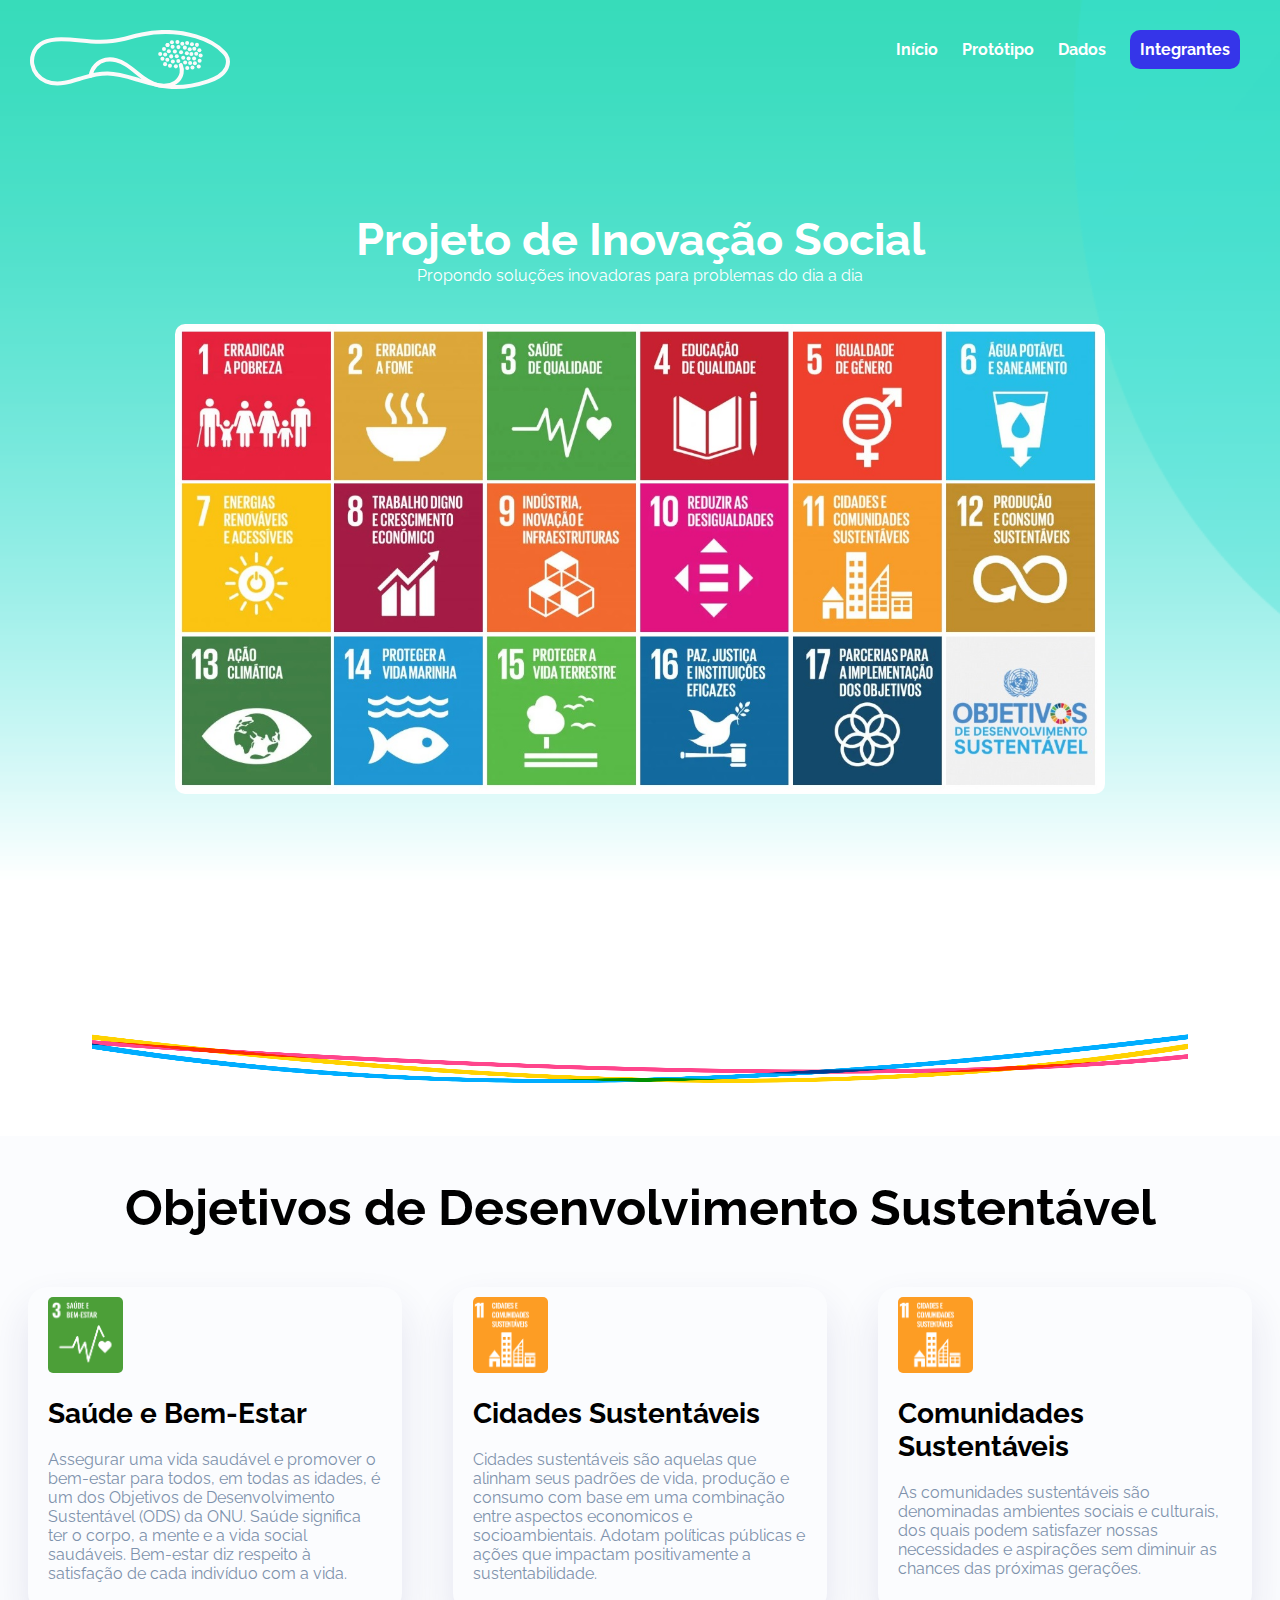
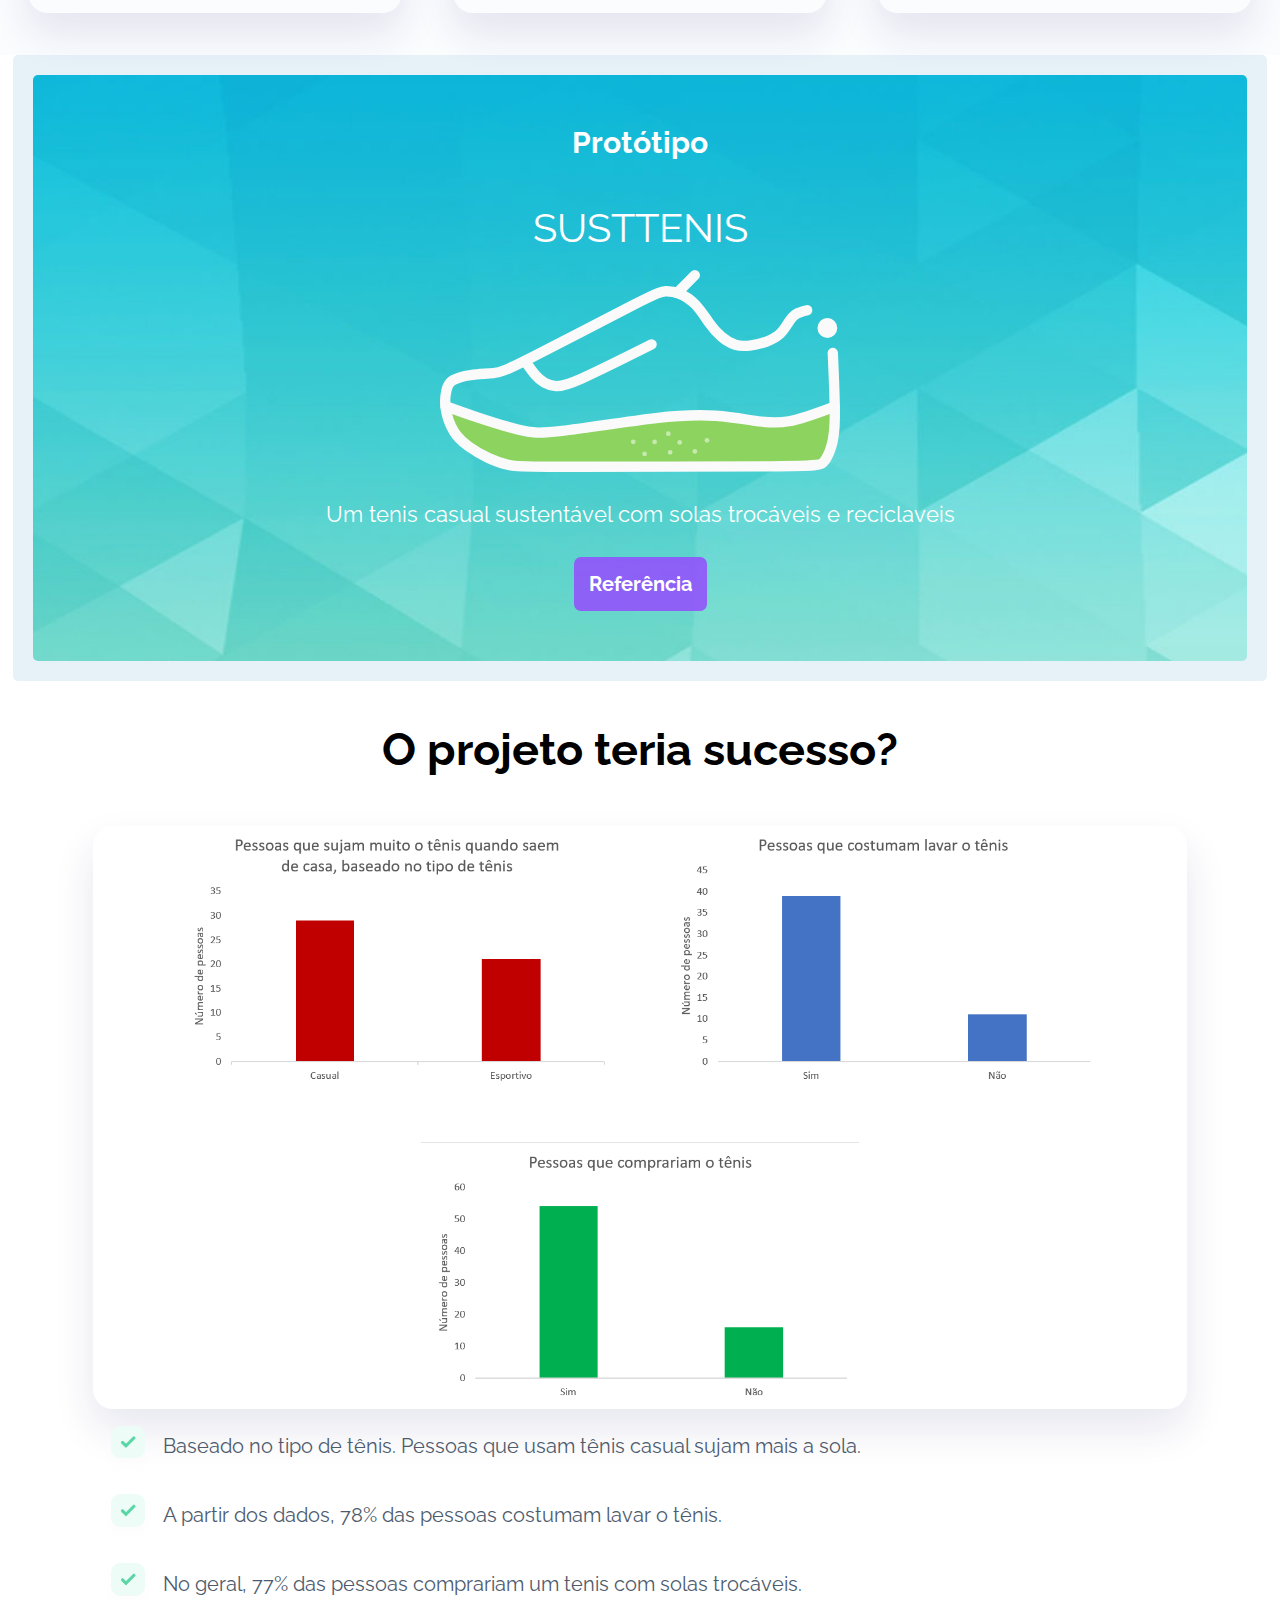
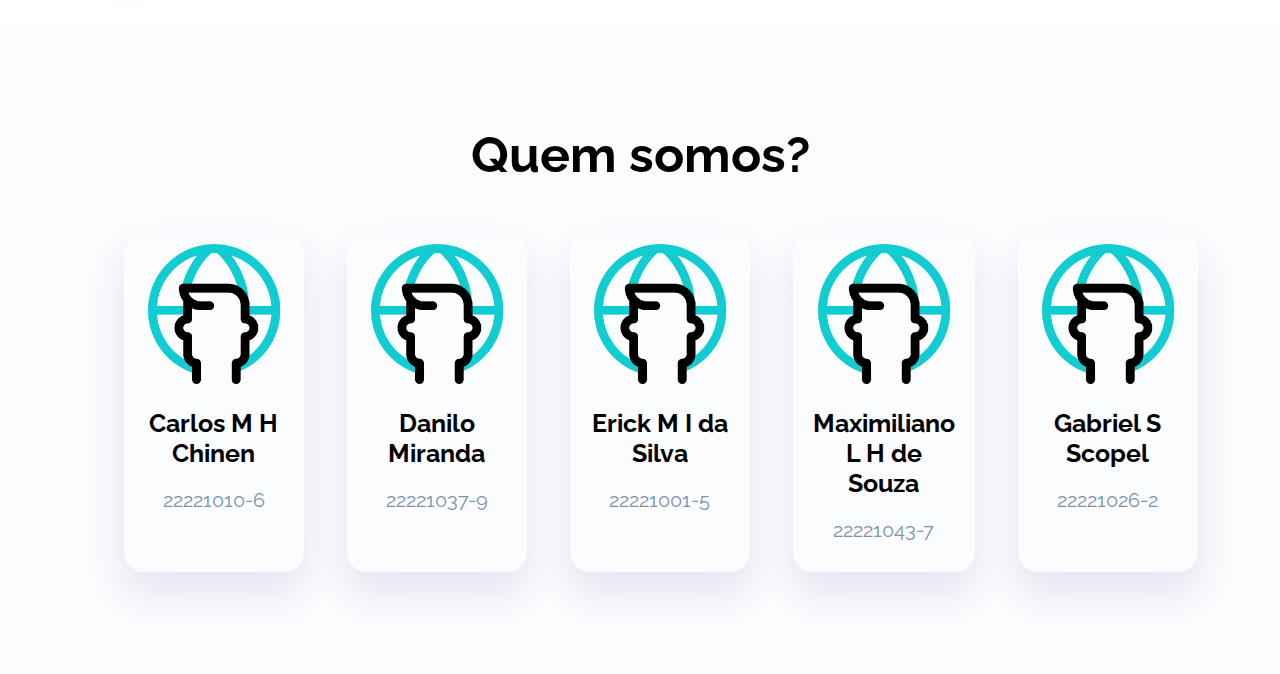
<file: index.html>
<!DOCTYPE html>
<html lang="pt-br">
<head>
    <link rel="stylesheet" href="https://stackpath.bootstrapcdn.com/font-awesome/4.7.0/css/font-awesome.min.css" integrity="sha384-wvfXpqpZZVQGK6TAh5PVlGOfQNHSoD2xbE+QkPxCAFlNEevoEH3Sl0sibVcOQVnN" crossorigin="anonymous">
    <link rel="preconnect" href="https://fonts.googleapis.com">
    <link rel="preconnect" href="https://fonts.gstatic.com" crossorigin>
    <link href="https://fonts.googleapis.com/css2?family=Raleway:wght@300;400;700&display=swap" rel="stylesheet">
    <meta charset="UTF-8">
    <meta http-equiv="X-UA-Compatible" content="IE=edge">
    <meta name="viewport" content="width=device-width, initial-scale=1.0">
    <link rel="stylesheet" href="style.css">
    <title>Projeto de inovação social</title>
</head>
<body>
    <div id="inicio"></div>

    <section class="main">

        <div class="center">
            <div class="menu">

                <div class="logo-menu">
                    <a style="text-decoration: none; font-size: 30px;" href="index.html"><img width="200px" src="logo.svg" alt=""></a>
                </div>

                <div class="items-menu">
                    <a href="#inicio">Início</a>
                    <a href="#prototipo">Protótipo</a>
                    <a href="#dados">Dados</a>
                    <a class="integrantes-btn" href="#integrantes">Integrantes</a>
                </div>

            </div> <!--MENU-->

            <div class="mockup">
                <h1>Projeto de Inovação Social</h1>
                <p>Propondo soluções inovadoras para problemas do dia a dia</p>
                <br>
                <!-- <img src="/Sources/mockup.svg" alt="mockup"> -->
                <img src="ods.jpg" alt="">
            </div> <!--MOCKUP-->

        </div> <!--CENTER-->
        
    </section> <!--MAIN-->


    <div id="Modelo"></div>
    <section class="lines">

        <div class="center">
            <img src="banner-linhas.png" alt="">
        </div> <!--CENTER-->

    </section>


    <section class="exemplos-ods">

        <div class="center">
            <h2>Objetivos de Desenvolvimento Sustentável</h2> <br><br>
            <!-- <p>Breve descricao dos exemplos bla bla bla bla bla bla bla bla bla</p> -->

            <div class="ODS">
                <div class="box-ods">
                    <img style="border-radius: 5px;" width="75px" src="ODS-3.png" alt="">
                    <h3>Saúde e Bem-Estar</h3>
                    <p>Assegurar uma vida saudável e promover o bem-estar para todos, em todas as idades, é um dos Objetivos de Desenvolvimento Sustentável (ODS) da ONU. Saúde significa ter o corpo, a mente e a vida social saudáveis. Bem-estar diz respeito à satisfação de cada indivíduo com a vida.</p>
                </div>

                <div class="box-ods">
                    <img style="border-radius: 5px;" width="75px" src="ODS-11.png" alt="">
                    <h3>Cidades Sustentáveis</h3>
                    <p>Cidades sustentáveis são aquelas que alinham seus padrões de vida, produção e consumo com base em uma combinação entre aspectos economicos e socioambientais. Adotam políticas públicas e ações que impactam positivamente a sustentabilidade.</p>
                </div>

                <div class="box-ods">
                    <img style="border-radius: 5px;" width="75px" src="ODS-11.png" alt="">
                    <h3>Comunidades Sustentáveis</h3>
                    <p>As comunidades sustentáveis são denominadas ambientes sociais e culturais, dos quais podem satisfazer nossas necessidades e aspirações sem diminuir as chances das próximas gerações.</p>
                </div>
                
            </div> <!--ODS-->
            <div id="prototipo"></div>
        </div> <!--CENTER-->
        
    </section> <!--EXEMPLOS ODS-->

    
    <section class="cta">
        
        <div class="center-cta">
            <h1>Protótipo</h1> <br>
            <h2>SUSTTENIS</h2> <br>
            <img src="tenis-modelo.svg">
            <h4>Um tenis casual sustentável com solas trocáveis e reciclaveis</h4>

            <a href="modelos.html">Referência</a>
        </div>
    </section> <!--cta-->

    <section class="dados">
        
        <div style="max-width: 1100px;" class="center">
            <h1>O projeto teria sucesso?</h1>
            <br>
            <div id="dados"></div><!--IGNORAR-->

            <div class="graficos">    
                <div class="box-graficos">
                    <img src="graph-tipotenis.png">
                    <img src="graph-lavatenis.png">
                    <img class="graph-compratenis" src="graph-compratenis.png">
                </div>
            </div>

            <div class="lista-checklist">
                
                <p><img src="checklist.png" alt=""><span>Baseado no tipo de tênis. Pessoas que usam tênis casual sujam mais a sola.</span></p>

                <p><img src="checklist.png" alt=""><span>A partir dos dados, 78% das pessoas costumam lavar o tênis.</span></p>

                <p><img src="checklist.png" alt=""><span>No geral, 77% das pessoas comprariam um tenis com solas trocáveis.</span></p>

            </div>

            <!-- <div class="img-dados">
                <img src="/CSS/Sources/graphs-foodwaste.png" alt="">
            </div> -->
        </div> <!--CENTER-->

    </section> <!--DADOS-->


    <div id="integrantes"></div>
    <section class="quem-somos">

        <div class="center">
            <h2>Quem somos?</h2> <br><br>

            <div class="integrantes">
                <div class="box-integrantes">
                    <img width="140px" src="pessoa.png" alt="">
                    <h4>Carlos M H Chinen</h4>
                    <p>22221010-6</p>
                </div>

                <div class="box-integrantes">
                    <img width="140px" src="pessoa.png" alt="">
                    <h4>Danilo Miranda</h4>
                    <p>22221037-9</p>
                </div>

                <div class="box-integrantes">
                    <img width="140px" src="pessoa.png" alt="">
                    <h4>Erick M I da Silva</h4>
                    <p>22221001-5</p>
                </div>

                <div class="box-integrantes">
                    <img width="140px" src="pessoa.png" alt="">
                    <h4>Maximiliano L H de Souza</h4>
                    <p>22221043-7</p>
                </div>

                <div class="box-integrantes">
                    <img width="140px" src="pessoa.png" alt="">
                    <h4>Gabriel S Scopel</h4>
                    <p>22221026-2</p>
                </div>

            </div> <!--diferenciais-->
        </div> <!--CENTER-->

    </section> <!--porque nos-->

    <script src="sliders.js"></script>

</body>
</html>
</file>
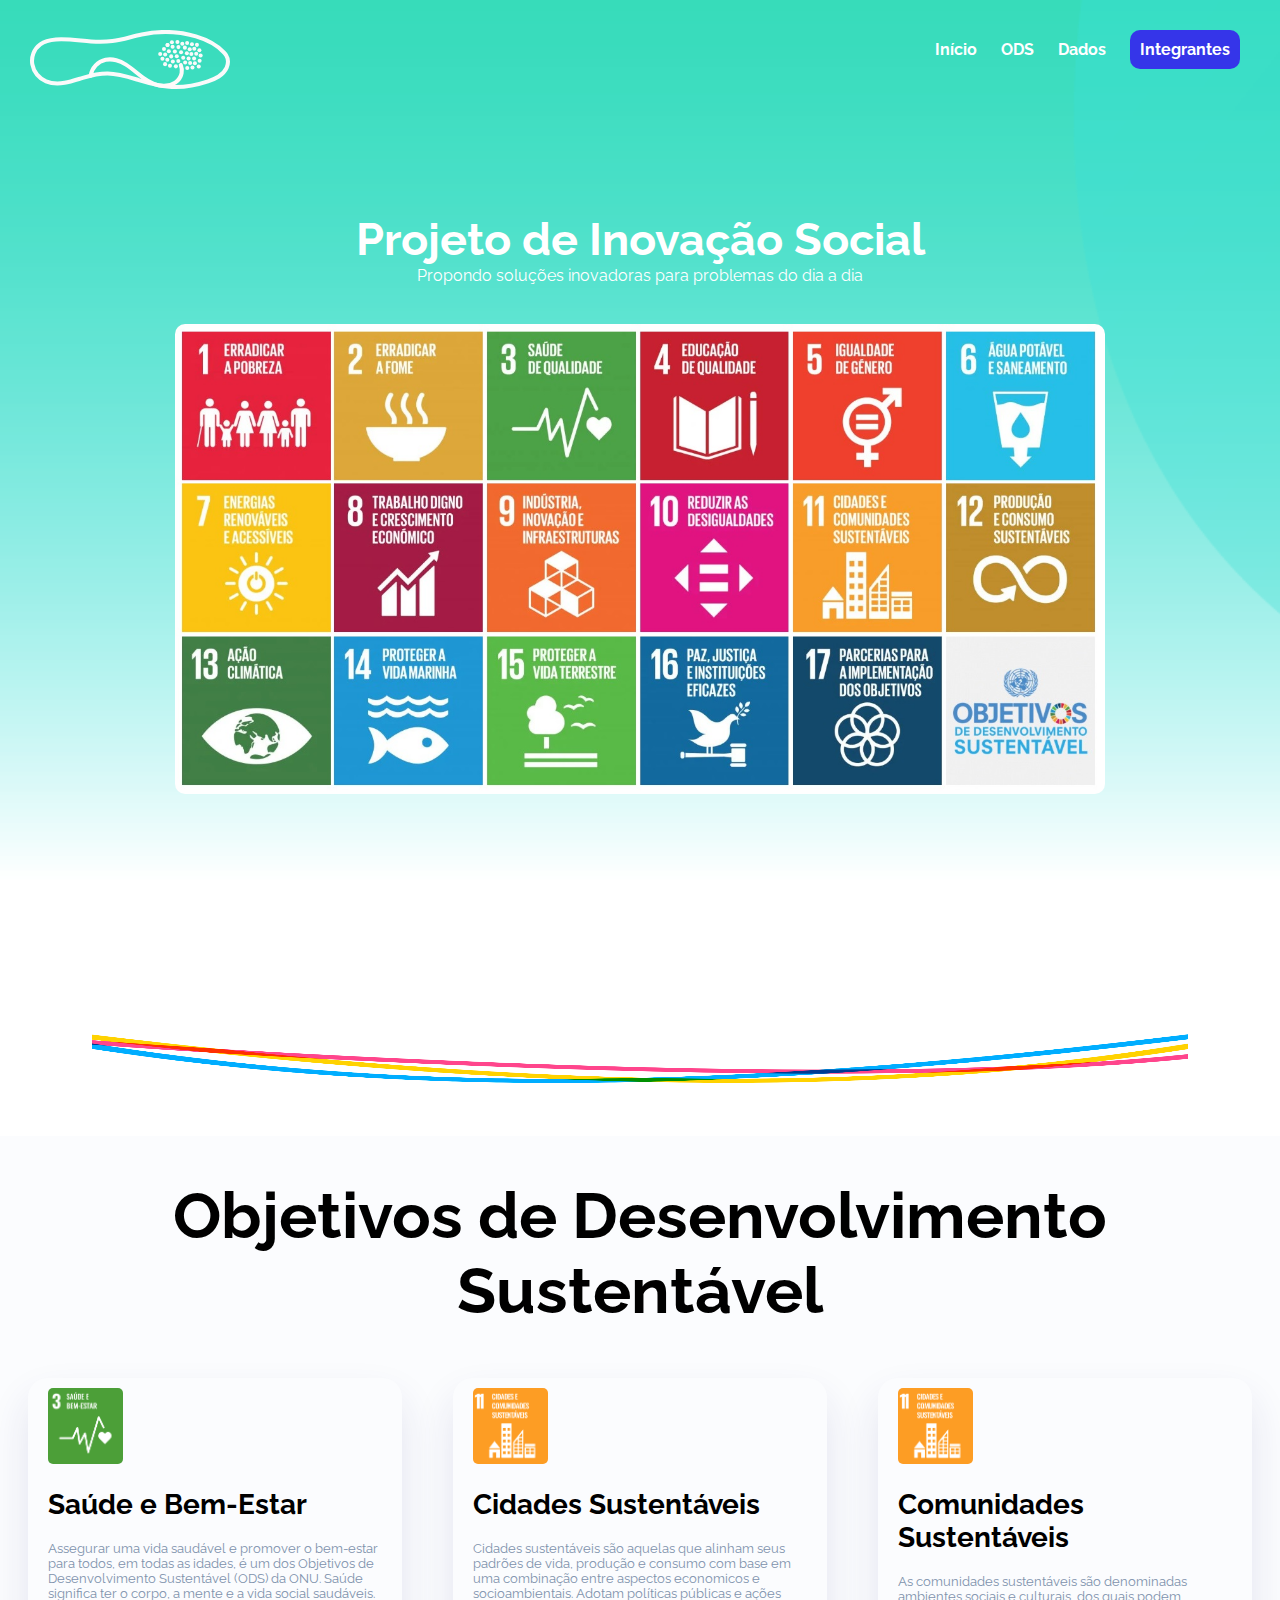
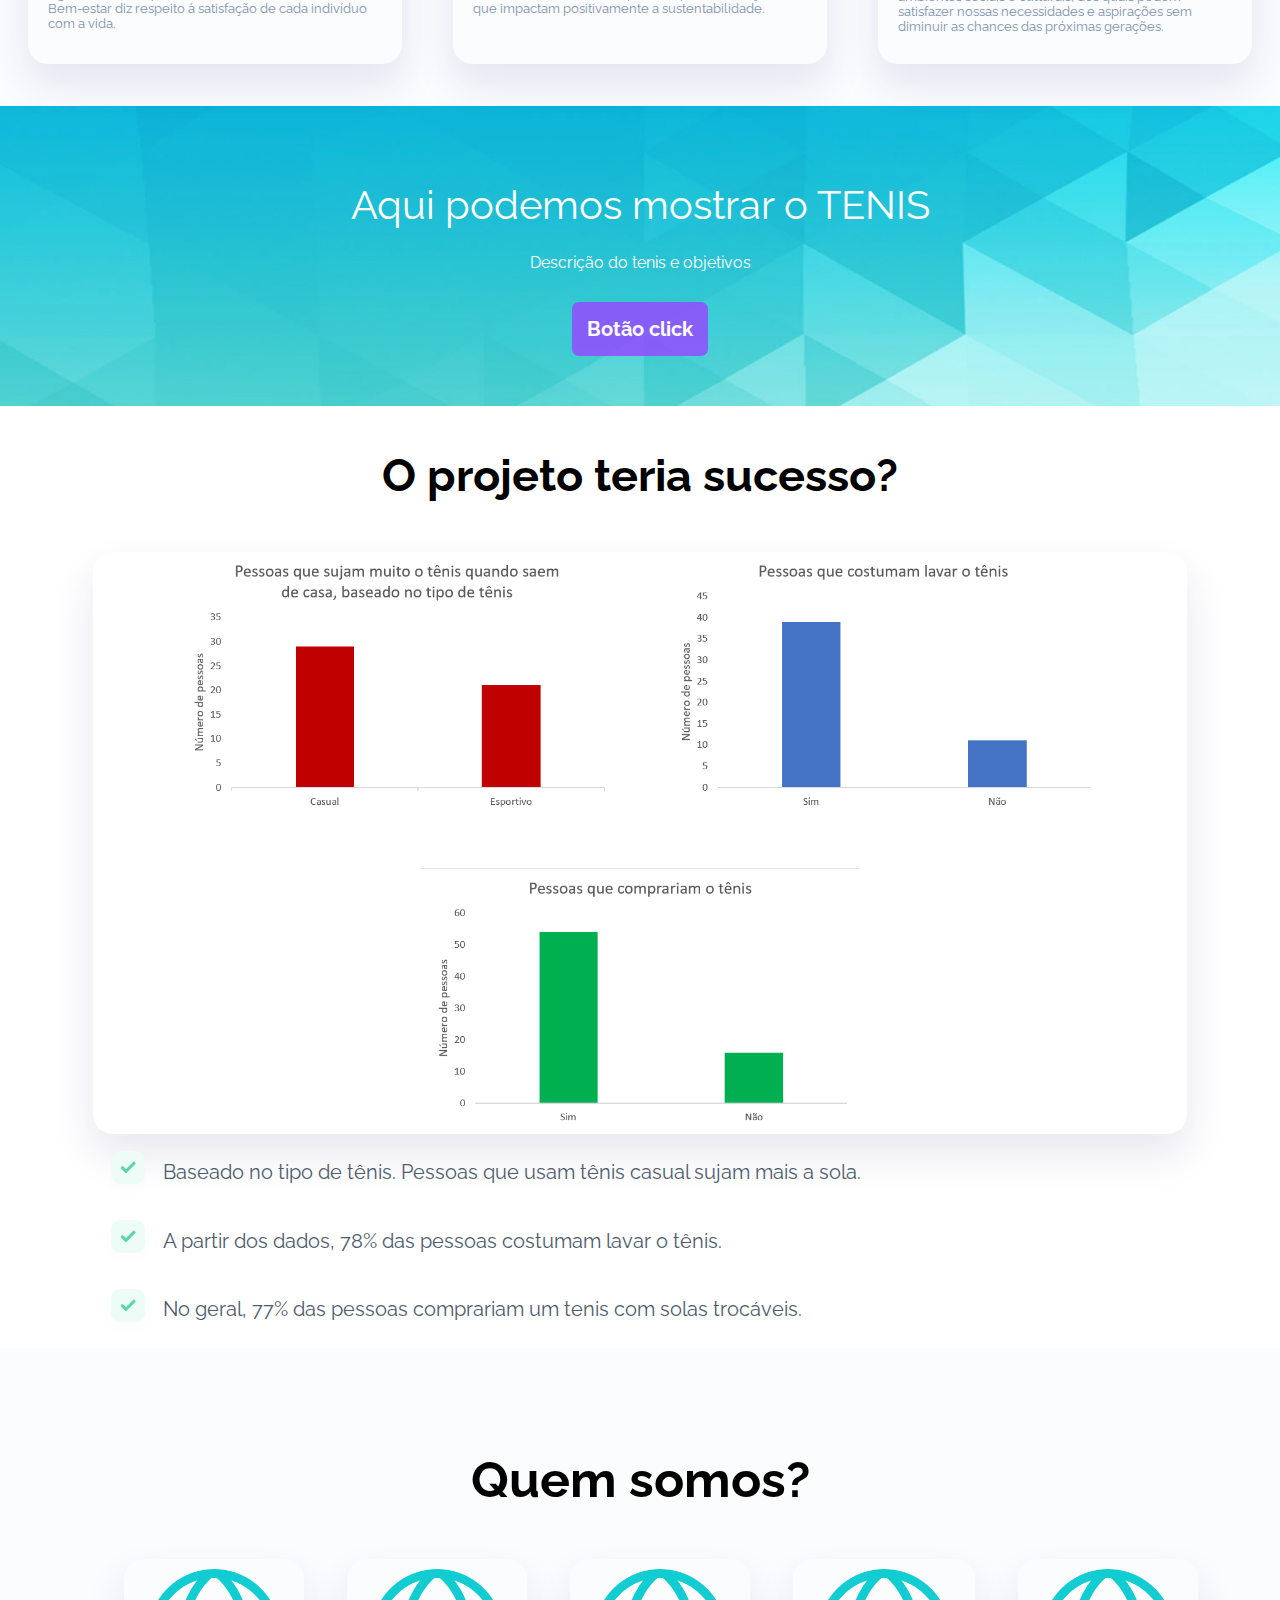
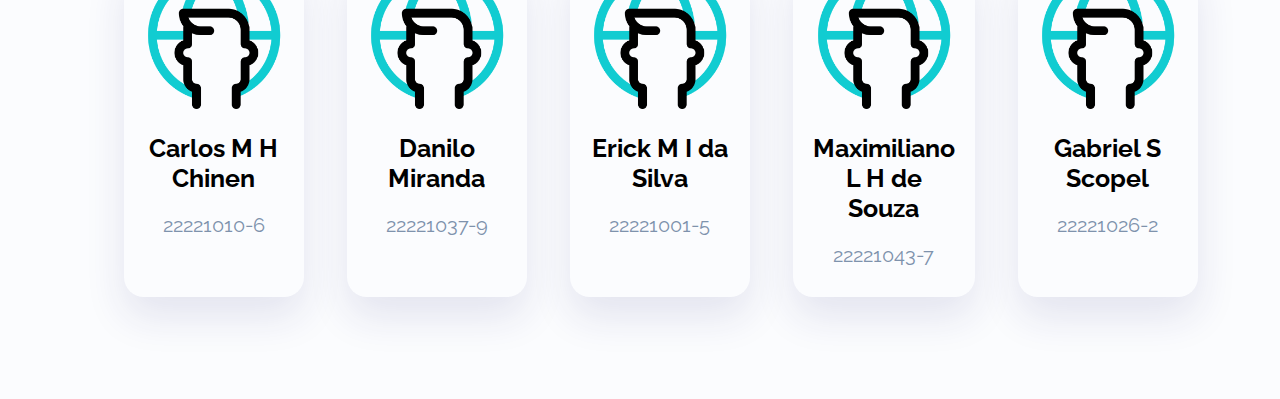
<file: HTML/index.html>
<!DOCTYPE html>
<html lang="pt-br">
<head>
    <link rel="stylesheet" href="https://stackpath.bootstrapcdn.com/font-awesome/4.7.0/css/font-awesome.min.css" integrity="sha384-wvfXpqpZZVQGK6TAh5PVlGOfQNHSoD2xbE+QkPxCAFlNEevoEH3Sl0sibVcOQVnN" crossorigin="anonymous">
    <link rel="preconnect" href="https://fonts.googleapis.com">
    <link rel="preconnect" href="https://fonts.gstatic.com" crossorigin>
    <link href="https://fonts.googleapis.com/css2?family=Raleway:wght@300;400;700&display=swap" rel="stylesheet">
    <meta charset="UTF-8">
    <meta http-equiv="X-UA-Compatible" content="IE=edge">
    <meta name="viewport" content="width=device-width, initial-scale=1.0">
    <link rel="stylesheet" href="/CSS/style.css">
    <title>Home</title>
</head>
<body>
    <div id="inicio"></div>

    <section class="main">

        <div class="center">
            <div class="menu">

                <div class="logo-menu">
                    <a style="text-decoration: none; font-size: 30px;" href="/HTML/index.html"><img width="200px" src="/CSS/Sources/logo.svg" alt=""></a>
                </div>

                <div class="items-menu">
                    <a href="#inicio">Início</a>
                    <a href="#ODS">ODS</a>
                    <a href="#dados">Dados</a>
                    <a class="integrantes-btn" href="#integrantes">Integrantes</a>
                </div>

            </div> <!--MENU-->

            <div class="mockup">
                <h1>Projeto de Inovação Social</h1>
                <p>Propondo soluções inovadoras para problemas do dia a dia</p>
                <br>
                <!-- <img src="/Sources/mockup.svg" alt="mockup"> -->
                <img src="/CSS/Sources/ods.jpg" alt="">
            </div> <!--MOCKUP-->

        </div> <!--CENTER-->
        
    </section> <!--MAIN-->


    <div id="ODS"></div>
    <section class="lines">

        <div class="center">
            <img src="/CSS/Sources/banner-linhas.png" alt="">
        </div> <!--CENTER-->

    </section>


    <section class="exemplos-ods">

        <div class="center">
            <h2>Objetivos de Desenvolvimento Sustentável</h2> <br><br>
            <!-- <p>Breve descricao dos exemplos bla bla bla bla bla bla bla bla bla</p> -->

            <div class="ODS">
                <div class="box-ods">
                    <img style="border-radius: 5px;" width="75px" src="/CSS/Sources/ODS-3.png" alt="">
                    <h3>Saúde e Bem-Estar</h3>
                    <p>Assegurar uma vida saudável e promover o bem-estar para todos, em todas as idades, é um dos Objetivos de Desenvolvimento Sustentável (ODS) da ONU. Saúde significa ter o corpo, a mente e a vida social saudáveis. Bem-estar diz respeito à satisfação de cada indivíduo com a vida.</p>
                </div>

                <div class="box-ods">
                    <img style="border-radius: 5px;" width="75px" src="/CSS/Sources/ODS-11.png" alt="">
                    <h3>Cidades Sustentáveis</h3>
                    <p>Cidades sustentáveis são aquelas que alinham seus padrões de vida, produção e consumo com base em uma combinação entre aspectos economicos e socioambientais. Adotam políticas públicas e ações que impactam positivamente a sustentabilidade.</p>
                </div>

                <div class="box-ods">
                    <img style="border-radius: 5px;" width="75px" src="/CSS/Sources/ODS-11.png" alt="">
                    <h3>Comunidades Sustentáveis</h3>
                    <p>As comunidades sustentáveis são denominadas ambientes sociais e culturais, dos quais podem satisfazer nossas necessidades e aspirações sem diminuir as chances das próximas gerações.</p>
                </div>

            </div> <!--ODS-->
        </div> <!--CENTER-->

    </section> <!--EXEMPLOS ODS-->


    <section class="cta">

        <h2>Aqui podemos mostrar o TENIS</h2>
        <h4>Descrição do tenis e objetivos</h4>

        <a href="/">Botão click</a>

    </section> <!--cta-->


    <section class="dados">
        
        <div style="max-width: 1100px;" class="center">
            <h1>O projeto teria sucesso?</h1>
            <br>
            <div id="dados"></div><!--IGNORAR-->

            <div class="graficos">    
                <div class="box-graficos">
                    <img src="/CSS/Sources/graph-tipotenis.png">
                    <img src="/CSS/Sources/graph-lavatenis.png">
                    <img class="graph-compratenis" src="/CSS/Sources/graph-compratenis.png">
                </div>
            </div>

            <div class="lista-checklist">
                
                <p><img src="/CSS/Sources/checklist.png" alt=""><span>Baseado no tipo de tênis. Pessoas que usam tênis casual sujam mais a sola.</span></p>

                <p><img src="/CSS/Sources/checklist.png" alt=""><span>A partir dos dados, 78% das pessoas costumam lavar o tênis.</span></p>

                <p><img src="/CSS/Sources/checklist.png" alt=""><span>No geral, 77% das pessoas comprariam um tenis com solas trocáveis.</span></p>

            </div>

            <!-- <div class="img-dados">
                <img src="/CSS/Sources/graphs-foodwaste.png" alt="">
            </div> -->
        </div> <!--CENTER-->

    </section> <!--DADOS-->


    <div id="integrantes"></div>
    <section class="quem-somos">

        <div class="center">
            <h2>Quem somos?</h2> <br><br>

            <div class="integrantes">
                <div class="box-integrantes">
                    <img width="140px" src="/CSS/Sources/pessoa.png" alt="">
                    <h4>Carlos M H Chinen</h4>
                    <p>22221010-6</p>
                </div>

                <div class="box-integrantes">
                    <img width="140px" src="/CSS/Sources/pessoa.png" alt="">
                    <h4>Danilo Miranda</h4>
                    <p>22221037-9</p>
                </div>

                <div class="box-integrantes">
                    <img width="140px" src="/CSS/Sources/pessoa.png" alt="">
                    <h4>Erick M I da Silva</h4>
                    <p>22221001-5</p>
                </div>

                <div class="box-integrantes">
                    <img width="140px" src="/CSS/Sources/pessoa.png" alt="">
                    <h4>Maximiliano L H de Souza</h4>
                    <p>22221043-7</p>
                </div>

                <div class="box-integrantes">
                    <img width="140px" src="/CSS/Sources/pessoa.png" alt="">
                    <h4>Gabriel S Scopel</h4>
                    <p>22221026-2</p>
                </div>

            </div> <!--diferenciais-->
        </div> <!--CENTER-->

    </section> <!--porque nos-->

    <script src="/JS/sliders.js"></script>

</body>
</html>
</file>
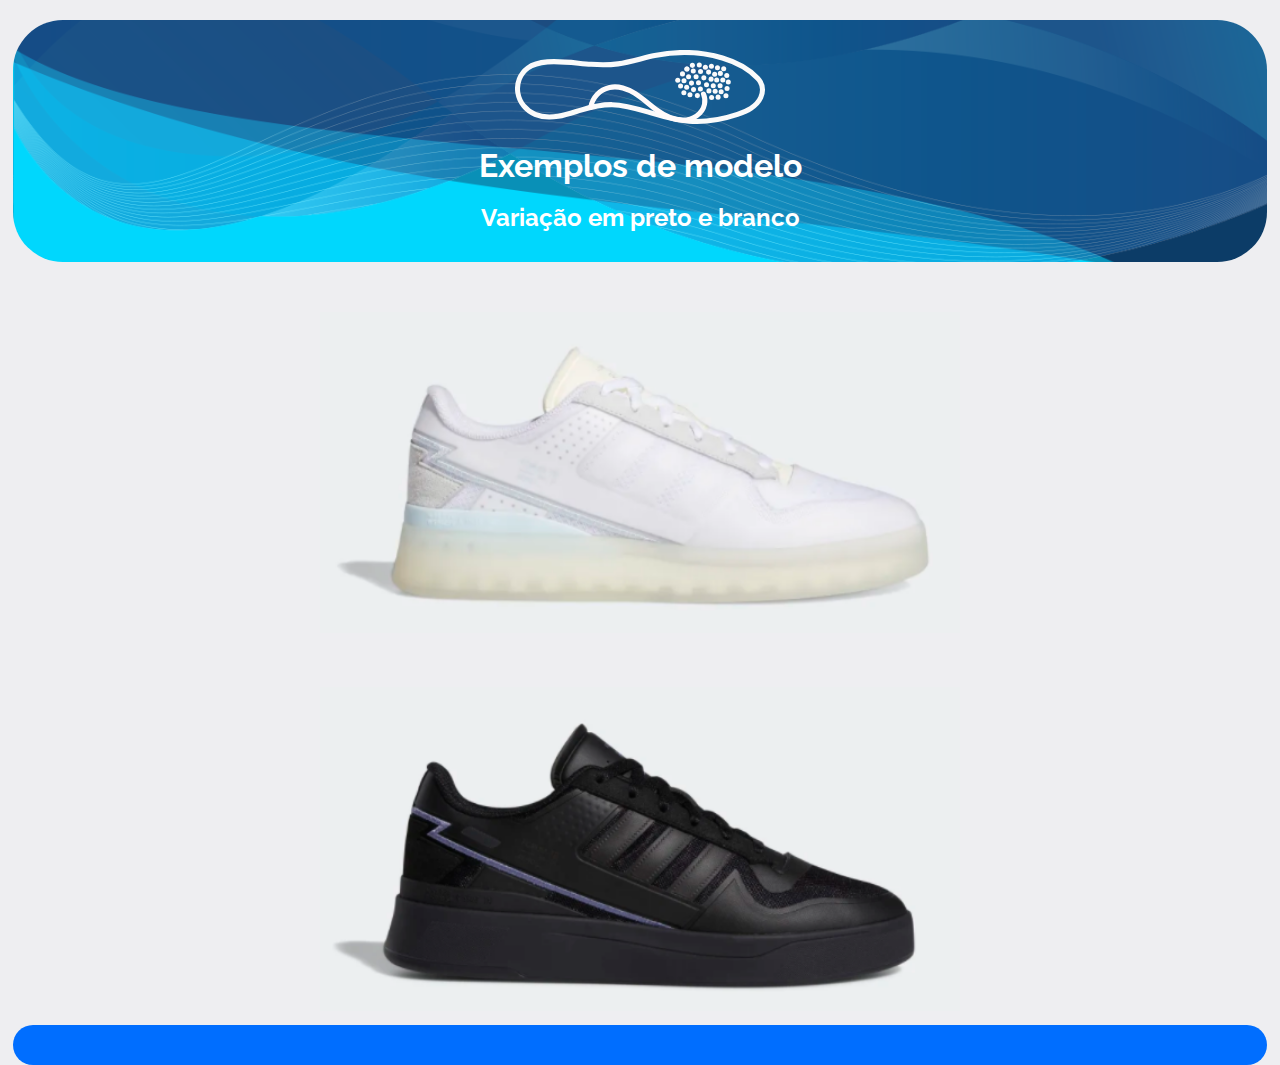
<file: modelos.html>
<!DOCTYPE html>
<html lang="pt-br">
<head>
    <link rel="stylesheet" href="https://stackpath.bootstrapcdn.com/font-awesome/4.7.0/css/font-awesome.min.css" integrity="sha384-wvfXpqpZZVQGK6TAh5PVlGOfQNHSoD2xbE+QkPxCAFlNEevoEH3Sl0sibVcOQVnN" crossorigin="anonymous">
    <link rel="preconnect" href="https://fonts.googleapis.com">
    <link rel="preconnect" href="https://fonts.gstatic.com" crossorigin>
    <link href="https://fonts.googleapis.com/css2?family=Raleway:wght@300;400;700&display=swap" rel="stylesheet">
    <meta charset="UTF-8">
    <meta http-equiv="X-UA-Compatible" content="IE=edge">
    <meta name="viewport" content="width=device-width, initial-scale=1.0">
    <link rel="stylesheet" href="style-modelo.css">
    <title>Modelos de tênis</title>
</head>
<body>
    <header>
        <a href="index.html"><img src="logo.svg"></a> <br><br>
        <h1>Exemplos de modelo</h1> <br>
        <h2>Variação em preto e branco</h2>
    </header>

    <section class="modelos">
        <div class="center">
            <img src="modelo-tenis-white.png">
            <img src="modelo-tenis-black.png">
        </div>
    </section>    

    <footer>
    </footer>
</body>
</html>
</file>
<file: style.css>
* {
    margin: 0;
    padding: 0;
    box-sizing: border-box;
    font-family: 'Raleway', sans-serif;
}

/* INICIO DA PAGINA E MENU */
.center {
    display: flex;
    max-width: 1100px;
    padding: 0.2%;
    margin: 0 auto;
    flex-wrap: wrap;
}

section.main {
    background-image: url('header-background-01.png');
    background-position: center;
    background-size: cover;
    min-height: 700px;
    padding: 20px 0 80px 0;
}

/* Menu */
.menu {
    display: flex;
    width: 100%;
}

.logo-menu { 
    width: 50%;
    position: absolute;
    left: 30px;
    top: 30px;
}

.items-menu { 
    /* width: 50%; */
    position: absolute;
    right: 30px;
    top: 30px;
}

.items-menu a {
    display: inline-block;
    font-weight: bold;
    color: white;
    text-decoration: none;
    margin: 0 10px;
}

.items-menu a:hover {
    border-bottom: 2px solid rgb(48, 96, 255);
}

.items-menu a.integrantes-btn {
    background-color: rgb(53, 53, 233);
    padding: 10px 10px;
    border-radius: 10px;
    position: relative;
    right: 0.1%;
}

.items-menu a.integrantes-btn:hover { border: 0; } 

/* Section do mockup (parte com fundo verde) */
.mockup {
    margin-top: 50px;
    display: block;
    text-align: center;
    width: 100%;
    color: white;
    padding-top: 100px;
}

.mockup h1 {
    font-size: 50px;
}

.mockup img { max-width: 85%; border-radius: 10px; margin-top: 20px;}

/* LINHAS */
section.lines {
    margin-top: 100px;
    padding: 50px;
}

section.lines img {
    width: 100%;
    height: 50px;
}

/* ODS */
section.exemplos-ods {
    padding: 40px 0;
    background-color: #FBFCFE;
}

section.exemplos-ods > .center {
    max-width: 1280px;
}

section.exemplos-ods > .center > h2 {
    font-size: 50px;
    text-align: center;
    width: 100%;
}

section.exemplos-ods > .center > p {
    font-size: 14px;
    color: #ccc;
    text-align: center;
    width: 100%
}

.ODS {
    display: flex;
    margin-top: 50px;
}

.box-ods {
    box-shadow: 0px 20px 40px #2426721C;
    width: 31%;
    margin-right: 2%;
    margin-left: 2%;
    padding: 10px 20px;
    border-radius: 20px;
}

.box-ods h3 {
    font-size: 28px;
    margin: 20px 0;
    color: black;
}

.box-ods p {
    font-size: 16px;
    color: #7E92AC;
    margin-bottom: 20px;
}

section.cta {
    background-color: rgb(231, 241, 248);
    color: white;
    padding: 20px;
    min-height: 200px;
    text-align: center;
    border-radius: 5px;
    margin-left: 1%;
    margin-right: 1%;
}

.center-cta {
    background-image: url('banner.jpg');
    background-size: cover;
    /* background-position: center; */
    color: white;
    padding: 50px;
    min-height: 200px;
    text-align: center;
    border-radius: 5px;
}

section.cta img { width: 400px; }

section.cta h2,
section.cta h4 {
    font-weight: normal;
    margin-top: 25px;
}

section.cta h1 {
    font-size: 30px;
}

section.cta h2 {
    font-size: 40px;
}

section.cta h4 {
    font-size: 22px;
}

section.cta a {
    margin-top: 30px;
    display: inline-block;
    padding: 15px;
    font-weight: bold;
    font-size: 20px;
    border-radius: 7px;
    color: #ffffff;
    background-color: #9747ffd2;
    text-decoration: none;
}

/* DADOS */
section.dados {
    width: 100%;
    background-color: #ffffff;
}

.center h1 {
    margin-top: 40px;
    font-size: 45px;
    text-align: center;
    width: 100%;
}

.lista-checklist {
    width: 100%;
    margin-top: -45px;
    /* text-align: center; */
}

.lista-checklist p {
    vertical-align: middle;
    font-size: 20px;
    color: #4e5b6d;
}

.lista-checklist span {
    display: inline-block;
    width: calc(100% - 70px);
}

.lista-checklist img {
    display: inline-block;
    vertical-align: middle;
    width: 70px;
}

.graficos {
    display: flex;
    width: 100%;
}

.box-graficos {
    background-color: white;
    text-align: center;
    box-shadow: 0px 20px 40px #2426721C;
    width: 100%;
    margin-top: 50px;
    margin-bottom: 50px;
    border-radius: 20px;
}

.box-graficos img {
    max-width: 100%;
    width: 40%;
    margin-left: 2%;
    margin-right: 2%;
    /* padding: 20px; */
}

.graph-compratenis  {
    margin-top: 50px;
}


/* QUEM SOMOS */
section.quem-somos {
    /* padding: 40px 0; */
    padding: 100px;
    background-color: #FBFCFE;
}

section.quem-somos > .center {
    max-width: 1280px;
}

section.quem-somos > .center > h2 {
    font-size: 50px;
    text-align: center;
    width: 100%;
}

.integrantes {
    display: flex;
    margin-top: 50px;
    /* flex-wrap: wrap; */
    text-align: center;
}

.box-integrantes {
    box-shadow: 0px 20px 40px #2426721C;
    width: 20%;
    margin-right: 2%;
    margin-left: 2%;
    padding: 10px 20px;
    border-radius: 20px;
}

.box-integrantes h4 {
    text-align: center;
    font-size: 25px;
    margin: 20px 0;
    color: black;
}

.box-integrantes p {
    text-align: center;
    font-size: 20px;
    color: #7E92AC;
    margin-bottom: 20px;
}


/* RESPONSIVIDADE */
@media screen and (max-width: 768px) {
    .items-menu {
        flex-wrap: wrap;
        right: 5px;
        top: 5px;
    }

    .items-menu a {
        display: flex;
        flex-direction: column;
        text-align: right;
        margin-top: 15px;
    }

    .ODS {
        flex-wrap: wrap;
    }

    .box-ods {
        width: 100%;
        /* margin-right: 0; */
        margin-top: 20px;
    }

    .lista-checklist,
    .img-dados {
        width: 100%;
        margin-bottom: 30px;
    }

    .box-graficos img {
        width: 80%;
    }

    .box-graficos {
        margin-bottom: 80px;
    }
}

@media screen and (max-width: 1270px) {
    .integrantes {
        flex-wrap: wrap;
        width: 100%;
    }

    .box-integrantes {
        width: 100%;
        margin-bottom: 30px;
    }
}
</file>
<file: CSS/style.css>
* {
    margin: 0;
    padding: 0;
    box-sizing: border-box;
    font-family: 'Raleway', sans-serif;
}

/* INICIO DA PAGINA E MENU */
.center {
    display: flex;
    max-width: 1100px;
    padding: 0.2%;
    margin: 0 auto;
    flex-wrap: wrap;
}

section.main {
    background-image: url('/CSS/Sources/header-background-01.png');
    background-position: center;
    background-size: cover;
    min-height: 700px;
    padding: 20px 0 80px 0;
}

/* Menu */
.menu {
    display: flex;
    width: 100%;
}

.logo-menu { 
    width: 50%;
    position: absolute;
    left: 30px;
    top: 30px;
}

.items-menu { 
    /* width: 50%; */
    position: absolute;
    right: 30px;
    top: 30px;
}

.items-menu a {
    display: inline-block;
    font-weight: bold;
    color: white;
    text-decoration: none;
    margin: 0 10px;
}

.items-menu a:hover {
    border-bottom: 2px solid rgb(48, 96, 255);
}

.items-menu a.integrantes-btn {
    background-color: rgb(53, 53, 233);
    padding: 10px 10px;
    border-radius: 10px;
    position: relative;
    right: 0.1%;
}

.items-menu a.integrantes-btn:hover { border: 0; } 

/* Section do mockup (parte com fundo verde) */
.mockup {
    margin-top: 50px;
    display: block;
    text-align: center;
    width: 100%;
    color: white;
    padding-top: 100px;
}

.mockup h1 {
    font-size: 50px;
}

.mockup img { max-width: 85%; border-radius: 10px; margin-top: 20px;}

/* LINHAS */
section.lines {
    margin-top: 100px;
    padding: 50px;
}

section.lines img {
    width: 100%;
    height: 50px;
}

/* ODS */
section.exemplos-ods {
    padding: 40px 0;
    background-color: #FBFCFE;
}

section.exemplos-ods > .center {
    max-width: 1280px;
}

section.exemplos-ods > .center > h2 {
    font-size: 64px;
    text-align: center;
    width: 100%;
}

section.exemplos-ods > .center > p {
    font-size: 14px;
    color: #ccc;
    text-align: center;
    width: 100%
}

.ODS {
    display: flex;
    margin-top: 50px;
}

.box-ods {
    box-shadow: 0px 20px 40px #2426721C;
    width: 31%;
    margin-right: 2%;
    margin-left: 2%;
    padding: 10px 20px;
    border-radius: 20px;
}

.box-ods h3 {
    font-size: 28px;
    margin: 20px 0;
    color: black;
}

.box-ods p {
    font-size: 13px;
    color: #7E92AC;
    margin-bottom: 20px;
}

section.cta {
    background-image: url('/CSS/Sources/banner.jpg');
    background-size: cover;
    /* background-position: center; */
    color: white;
    padding: 50px;
    min-height: 200px;
    text-align: center;
}

section.cta h2,
section.cta h4 {
    font-weight: normal;
    margin-top: 25px;
}

section.cta h2 {
    font-size: 40px;
}

section.cta a {
    margin-top: 30px;
    display: inline-block;
    padding: 15px;
    font-weight: bold;
    font-size: 20px;
    border-radius: 7px;
    color: #ffffff;
    background-color: #9747ffd2;
    text-decoration: none;
}

/* DADOS */
section.dados {
    width: 100%;
    background-color: #ffffff;
}

.center h1 {
    margin-top: 40px;
    font-size: 45px;
    text-align: center;
    width: 100%;
}

.lista-checklist {
    width: 100%;
    margin-top: -45px;
    /* text-align: center; */
}

.lista-checklist p {
    vertical-align: middle;
    font-size: 20px;
    color: #4e5b6d;
}

.lista-checklist span {
    display: inline-block;
    width: calc(100% - 70px);
}

.lista-checklist img {
    display: inline-block;
    vertical-align: middle;
    width: 70px;
}

.graficos {
    display: flex;
    width: 100%;
}

.box-graficos {
    background-color: white;
    text-align: center;
    box-shadow: 0px 20px 40px #2426721C;
    width: 100%;
    margin-top: 50px;
    margin-bottom: 50px;
    border-radius: 20px;
}

.box-graficos img {
    max-width: 100%;
    width: 40%;
    margin-left: 2%;
    margin-right: 2%;
    /* padding: 20px; */
}

.graph-compratenis  {
    margin-top: 50px;
}


/* QUEM SOMOS */
section.quem-somos {
    /* padding: 40px 0; */
    padding: 100px;
    background-color: #FBFCFE;
}

section.quem-somos > .center {
    max-width: 1280px;
}

section.quem-somos > .center > h2 {
    font-size: 50px;
    text-align: center;
    width: 100%;
}

.integrantes {
    display: flex;
    margin-top: 50px;
    /* flex-wrap: wrap; */
    text-align: center;
}

.box-integrantes {
    box-shadow: 0px 20px 40px #2426721C;
    width: 20%;
    margin-right: 2%;
    margin-left: 2%;
    padding: 10px 20px;
    border-radius: 20px;
}

.box-integrantes h4 {
    text-align: center;
    font-size: 25px;
    margin: 20px 0;
    color: black;
}

.box-integrantes p {
    text-align: center;
    font-size: 20px;
    color: #7E92AC;
    margin-bottom: 20px;
}


/* RESPONSIVIDADE */
@media screen and (max-width: 768px) {
    .items-menu {
        flex-wrap: wrap;
        right: 5px;
        top: 5px;
    }

    .items-menu a {
        display: flex;
        flex-direction: column;
        text-align: right;
        margin-top: 15px;
    }

    .ODS {
        flex-wrap: wrap;
    }

    .box-ods {
        width: 100%;
        /* margin-right: 0; */
        margin-top: 20px;
    }

    .lista-checklist,
    .img-dados {
        width: 100%;
        margin-bottom: 30px;
    }

    .box-graficos img {
        width: 80%;
    }

    .box-graficos {
        margin-bottom: 80px;
    }
}

@media screen and (max-width: 1270px) {
    .integrantes {
        flex-wrap: wrap;
        width: 100%;
    }

    .box-integrantes {
        width: 100%;
        margin-bottom: 30px;
    }
}
</file>
<file: style-modelo.css>
* {
    margin: 0;
    padding: 0;
    box-sizing: border-box;
    font-family: 'Raleway', sans-serif;
}

body {
    background-color: rgb(238, 238, 241);
}

header {
    text-align: center;
    margin-top: 20px;
    background-color: rgb(0, 215, 253);
    color: white;
    border-radius: 50px;
    margin-left: 1%;
    margin-right: 1%;
    padding: 30px;
    background-image: url('header-modelo.png');
    background-size: cover;
    background-position: center;
}

section.modelos {
    text-align: center;
}

.center {
    text-align: center;
}

.center img {
    width: 50%;
    margin-top: 50px;
    max-width: 700px;
}

footer {
    background-color: rgb(0, 110, 255);
    padding-top: 20px;
    padding-bottom: 20px;
    margin-top: 10px;
    border-radius: 50px;
    margin-left: 1%;
    margin-right: 1%;
    text-align: center;
    color: white;
}

footer a {
    text-decoration: none;
    color: white;
}

footer a:hover {
    cursor: pointer;
    border-bottom: 2px solid violet;
}
</file>
